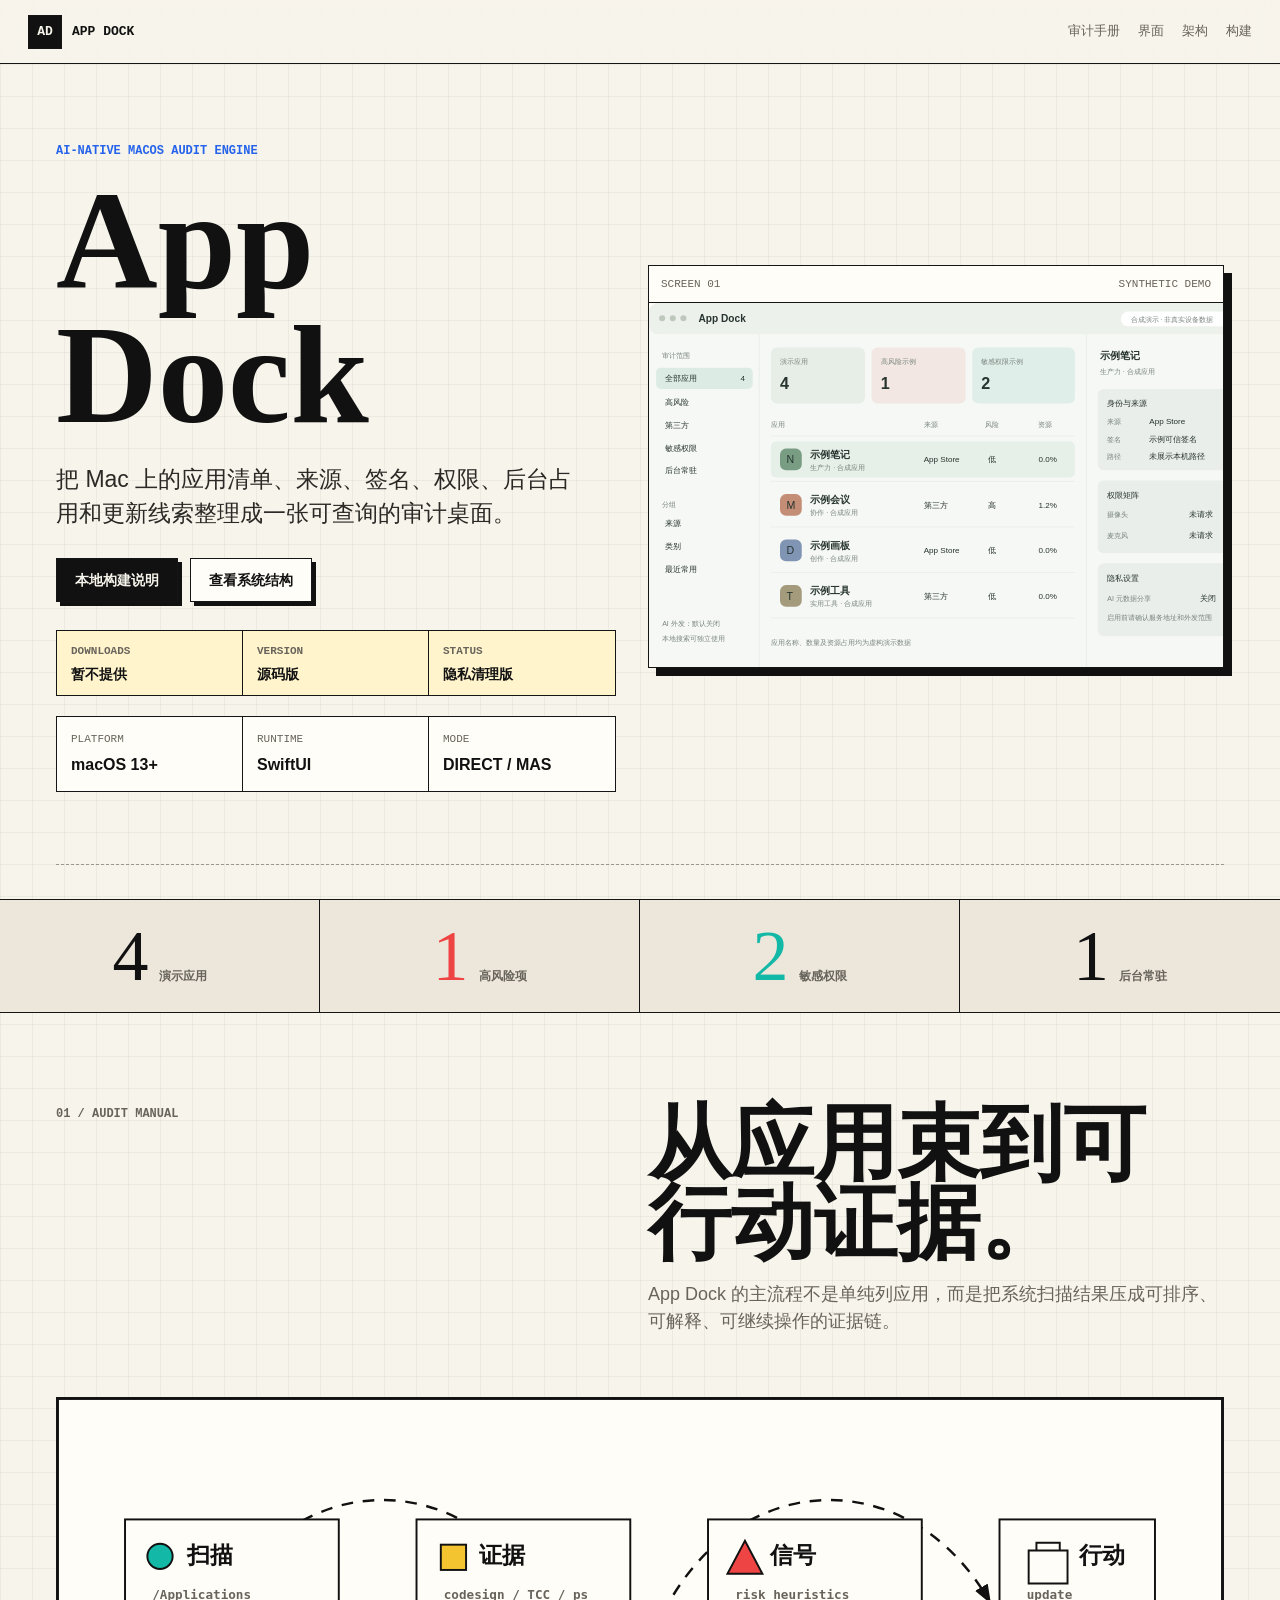
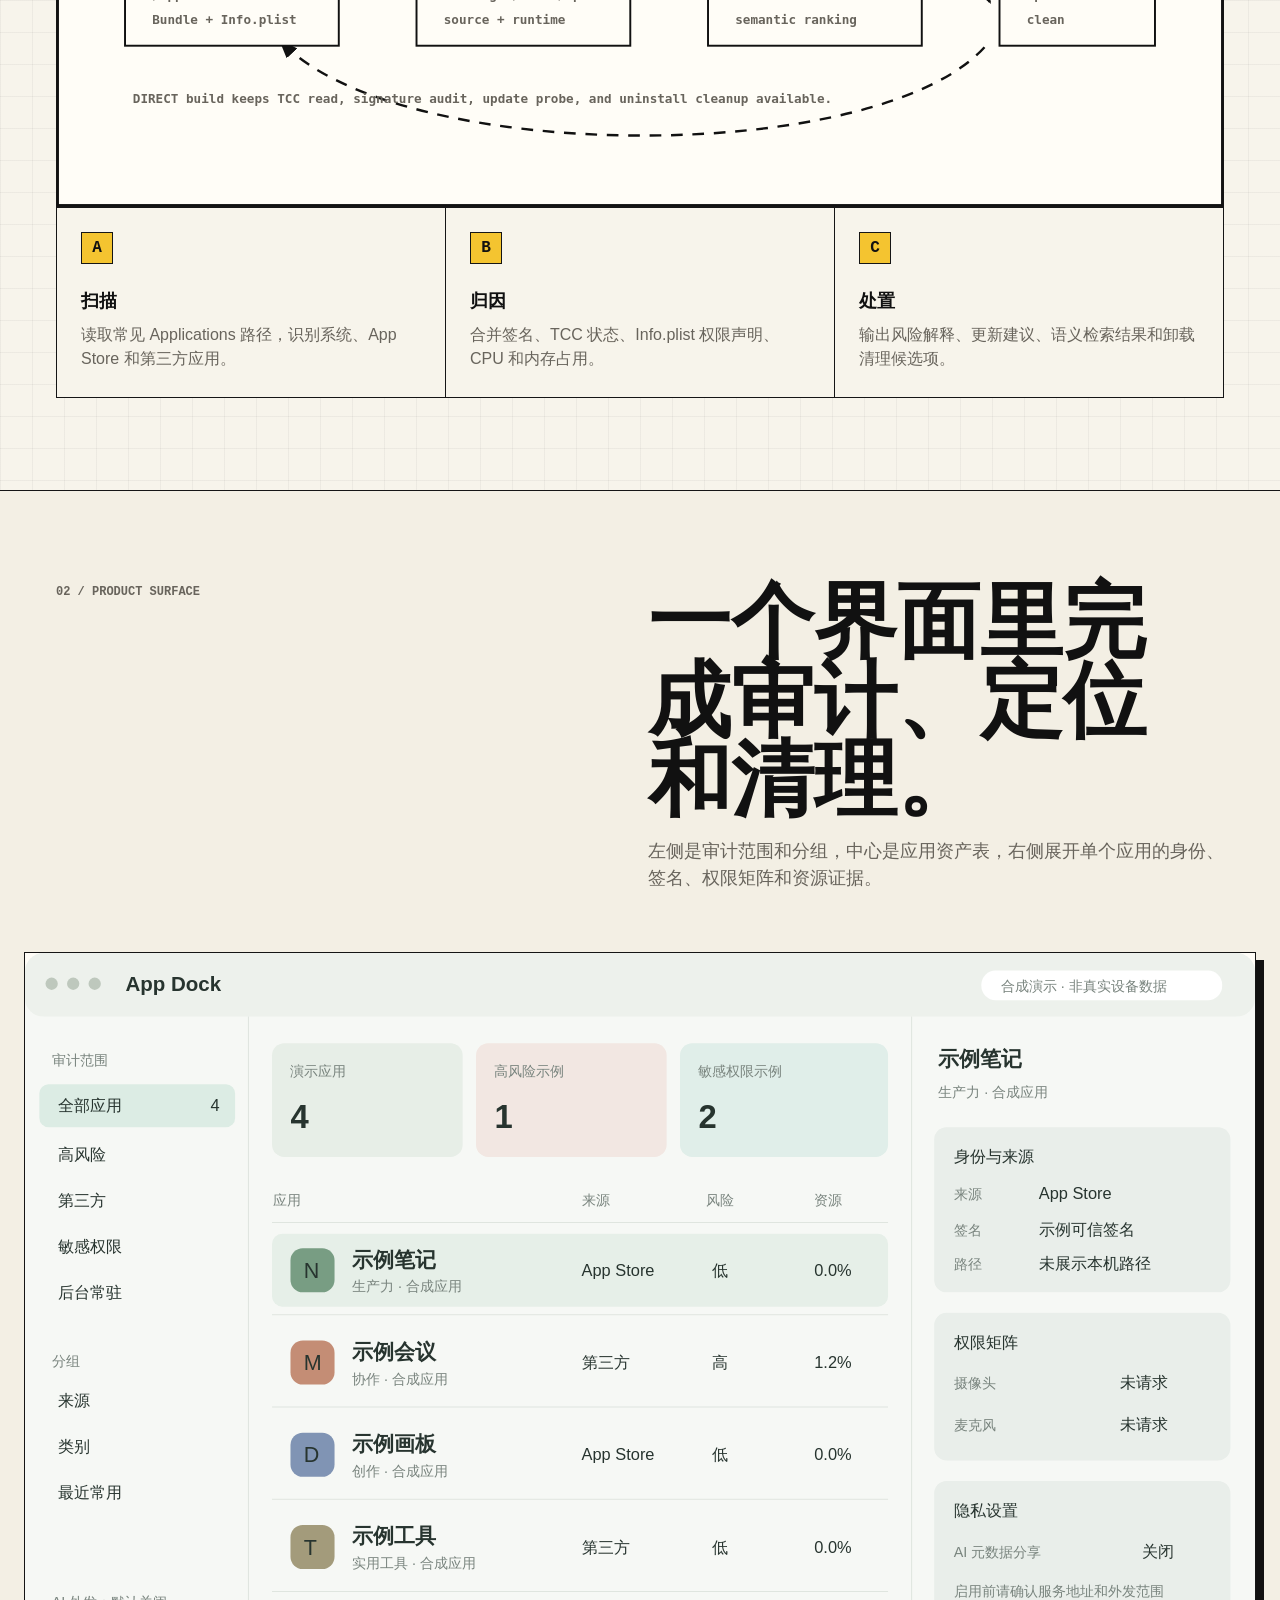
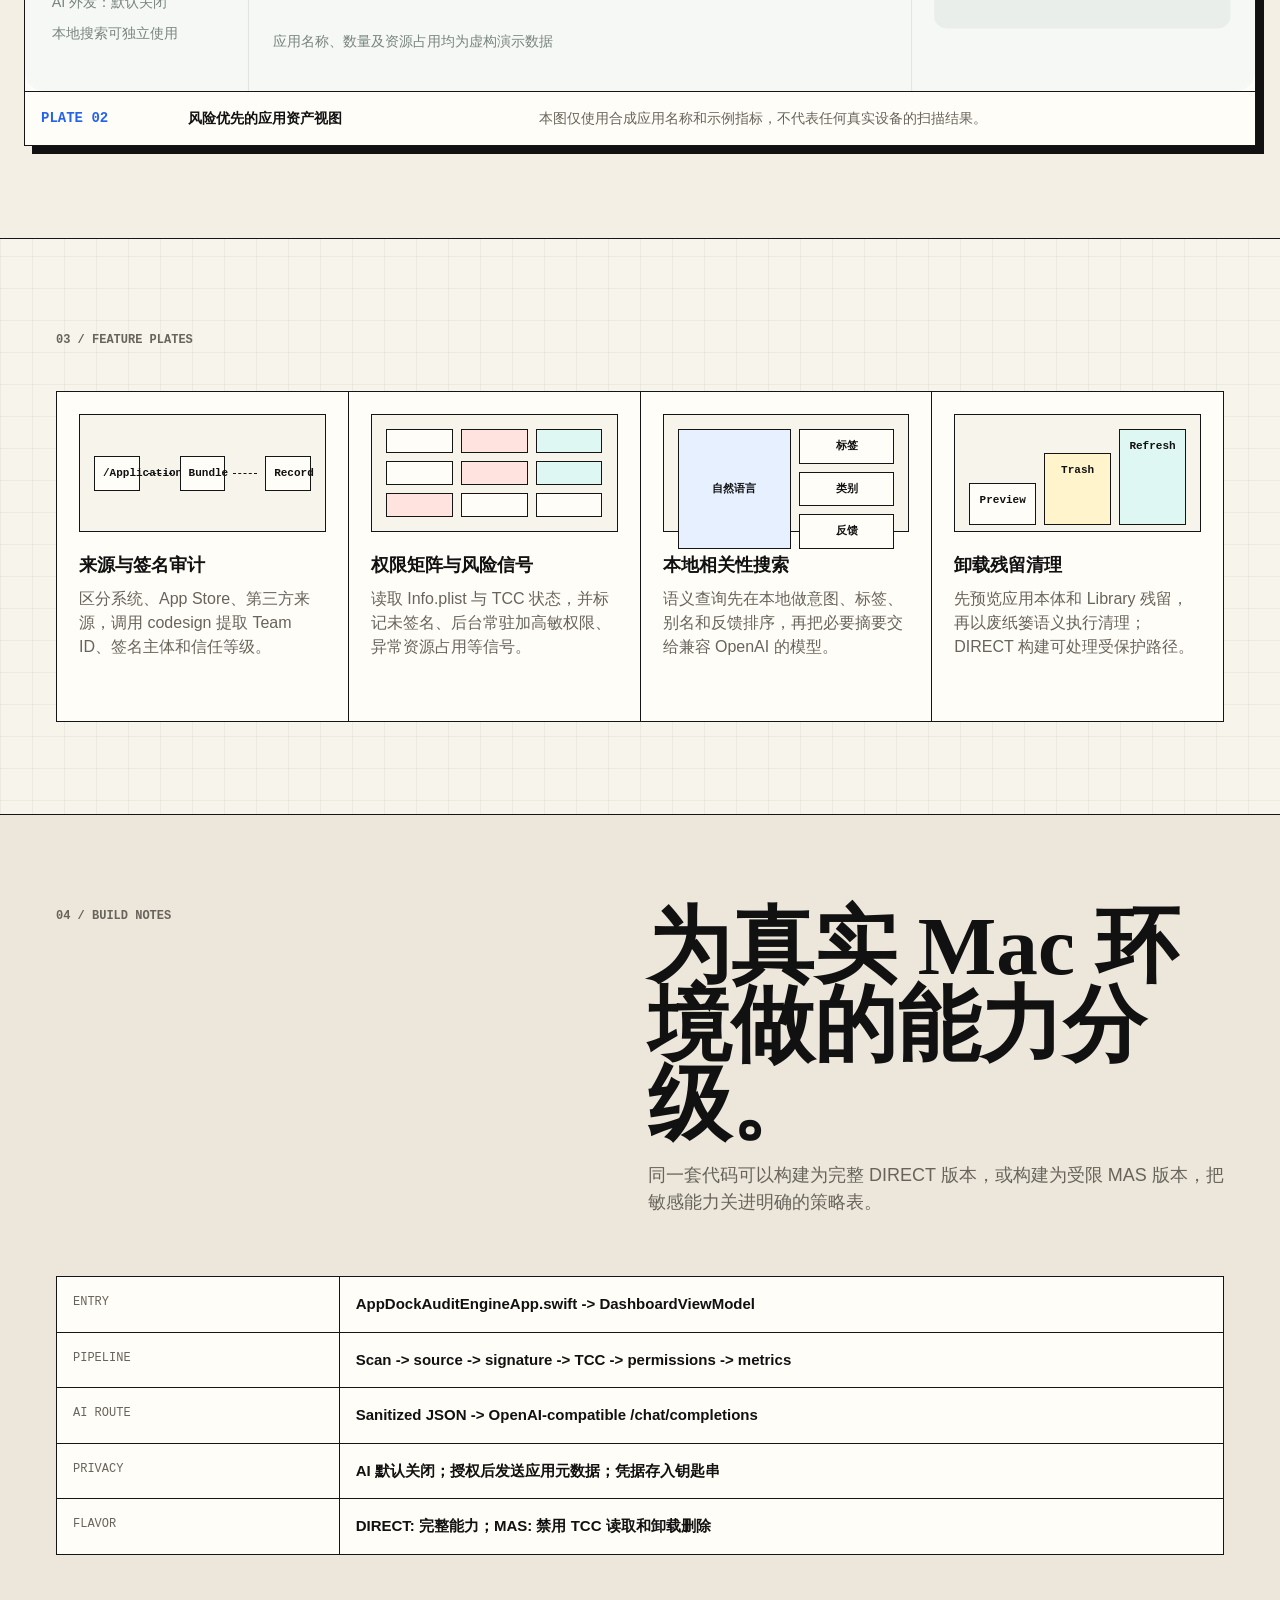
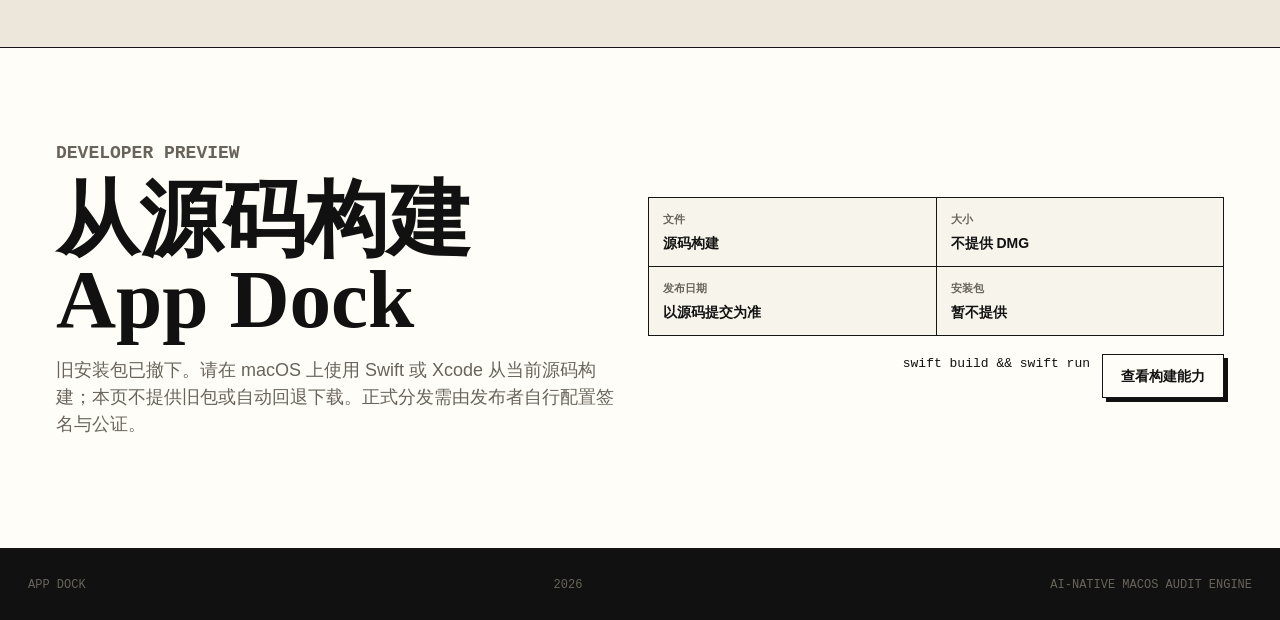
<file: site/index.html>
<!doctype html>
<html lang="zh-CN">
  <head>
    <meta charset="utf-8">
    <meta name="viewport" content="width=device-width, initial-scale=1">
    <title>App Dock - AI-Native macOS App Audit</title>
    <meta
      name="description"
      content="App Dock 是一款 macOS 应用审计工具。此页面使用合成演示数据，提供隐私清理后的源码构建说明。"
    >
    <meta name="theme-color" content="#f7f4eb">
    <link rel="icon" href="assets/favicon.svg" type="image/svg+xml">
    <link rel="stylesheet" href="styles.css">
    <script>
      document.documentElement.classList.add("js");
    </script>
  </head>
  <body>
    <header class="site-header" aria-label="主导航">
      <a class="wordmark" href="#top" aria-label="App Dock 首页">
        <span class="wordmark-mark">AD</span>
        <span>App Dock</span>
      </a>
      <nav class="nav-links" aria-label="页面导航">
        <a href="#manual">审计手册</a>
        <a href="#screens">界面</a>
        <a href="#architecture">架构</a>
        <a href="#download">构建</a>
      </nav>
    </header>

    <main id="top">
      <section class="hero section-grid">
        <div class="hero-copy reveal">
          <p class="eyebrow">AI-Native macOS Audit Engine</p>
          <h1>App Dock</h1>
          <p class="lede">
            把 Mac 上的应用清单、来源、签名、权限、后台占用和更新线索整理成一张可查询的审计桌面。
          </p>
          <div class="hero-actions">
            <a class="button primary" href="#download">本地构建说明</a>
            <a class="button secondary" href="#architecture">查看系统结构</a>
          </div>
          <div class="release-panel" aria-live="polite">
            <div>
              <span>Downloads</span>
              <strong data-release-count>暂不提供</strong>
            </div>
            <div>
              <span>Version</span>
              <strong data-release-version>源码版</strong>
            </div>
            <div>
              <span>Status</span>
              <strong data-release-status>隐私清理版</strong>
            </div>
          </div>
          <dl class="hero-facts" aria-label="项目事实">
            <div>
              <dt>Platform</dt>
              <dd>macOS 13+</dd>
            </div>
            <div>
              <dt>Runtime</dt>
              <dd>SwiftUI</dd>
            </div>
            <div>
              <dt>Mode</dt>
              <dd>DIRECT / MAS</dd>
            </div>
          </dl>
        </div>

        <div class="hero-plate reveal" aria-label="App Dock 合成演示界面">
          <div class="plate-label">
            <span>SCREEN 01</span>
            <span>Synthetic demo</span>
          </div>
          <img src="assets/app-dock-demo.svg" alt="App Dock 合成演示图，不包含真实用户的应用或目录">
        </div>
      </section>

      <section class="index-strip" aria-label="合成演示指标">
        <div>
          <span class="metric-number">4</span>
          <span class="metric-label">演示应用</span>
        </div>
        <div>
          <span class="metric-number danger">1</span>
          <span class="metric-label">高风险项</span>
        </div>
        <div>
          <span class="metric-number accent">2</span>
          <span class="metric-label">敏感权限</span>
        </div>
        <div>
          <span class="metric-number">1</span>
          <span class="metric-label">后台常驻</span>
        </div>
      </section>

      <section id="manual" class="manual-section section-grid">
        <div class="section-kicker reveal">01 / Audit Manual</div>
        <div class="section-heading reveal">
          <h2>从应用束到可行动证据。</h2>
          <p>
            App Dock 的主流程不是单纯列应用，而是把系统扫描结果压成可排序、可解释、可继续操作的证据链。
          </p>
        </div>
        <div class="diagram-panel reveal">
          <img src="assets/audit-loop.svg" alt="App Dock 审计流程图：扫描、证据、信号、行动四个阶段循环">
        </div>
        <div class="chapter-grid reveal">
          <article>
            <span class="chapter-number">A</span>
            <h3>扫描</h3>
            <p>读取常见 Applications 路径，识别系统、App Store 和第三方应用。</p>
          </article>
          <article>
            <span class="chapter-number">B</span>
            <h3>归因</h3>
            <p>合并签名、TCC 状态、Info.plist 权限声明、CPU 和内存占用。</p>
          </article>
          <article>
            <span class="chapter-number">C</span>
            <h3>处置</h3>
            <p>输出风险解释、更新建议、语义检索结果和卸载清理候选项。</p>
          </article>
        </div>
      </section>

      <section id="screens" class="screens-section">
        <div class="section-grid">
          <div class="section-kicker reveal">02 / Product Surface</div>
          <div class="section-heading reveal">
            <h2>一个界面里完成审计、定位和清理。</h2>
            <p>
              左侧是审计范围和分组，中心是应用资产表，右侧展开单个应用的身份、签名、权限矩阵和资源证据。
            </p>
          </div>
        </div>
        <figure class="screenshot-board reveal">
          <img src="assets/app-dock-demo.svg" alt="App Dock 合成演示图">
          <figcaption>
            <span>Plate 02</span>
            <strong>风险优先的应用资产视图</strong>
            <em>本图仅使用合成应用名称和示例指标，不代表任何真实设备的扫描结果。</em>
          </figcaption>
        </figure>
      </section>

      <section class="feature-section section-grid">
        <div class="section-kicker reveal">03 / Feature Plates</div>
        <div class="feature-grid">
          <article class="feature-card reveal">
            <div class="mini-diagram source-diagram" aria-hidden="true">
              <span>/Applications</span>
              <i></i>
              <span>Bundle</span>
              <i></i>
              <span>Record</span>
            </div>
            <h3>来源与签名审计</h3>
            <p>区分系统、App Store、第三方来源，调用 codesign 提取 Team ID、签名主体和信任等级。</p>
          </article>
          <article class="feature-card reveal">
            <div class="mini-diagram matrix-diagram" aria-hidden="true">
              <span></span><span></span><span></span>
              <span></span><span></span><span></span>
              <span></span><span></span><span></span>
            </div>
            <h3>权限矩阵与风险信号</h3>
            <p>读取 Info.plist 与 TCC 状态，并标记未签名、后台常驻加高敏权限、异常资源占用等信号。</p>
          </article>
          <article class="feature-card reveal">
            <div class="mini-diagram query-diagram" aria-hidden="true">
              <b>自然语言</b>
              <span>标签</span>
              <span>类别</span>
              <span>反馈</span>
            </div>
            <h3>本地相关性搜索</h3>
            <p>语义查询先在本地做意图、标签、别名和反馈排序，再把必要摘要交给兼容 OpenAI 的模型。</p>
          </article>
          <article class="feature-card reveal">
            <div class="mini-diagram cleanup-diagram" aria-hidden="true">
              <span>Preview</span>
              <span>Trash</span>
              <span>Refresh</span>
            </div>
            <h3>卸载残留清理</h3>
            <p>先预览应用本体和 Library 残留，再以废纸篓语义执行清理；DIRECT 构建可处理受保护路径。</p>
          </article>
        </div>
      </section>

      <section id="architecture" class="architecture-section">
        <div class="section-grid">
          <div class="section-kicker reveal">04 / Build Notes</div>
          <div class="section-heading reveal">
            <h2>为真实 Mac 环境做的能力分级。</h2>
            <p>
              同一套代码可以构建为完整 DIRECT 版本，或构建为受限 MAS 版本，把敏感能力关进明确的策略表。
            </p>
          </div>
          <div class="spec-table reveal" role="table" aria-label="App Dock 技术说明">
            <div role="row">
              <span role="cell">Entry</span>
              <strong role="cell">AppDockAuditEngineApp.swift -> DashboardViewModel</strong>
            </div>
            <div role="row">
              <span role="cell">Pipeline</span>
              <strong role="cell">Scan -> source -> signature -> TCC -> permissions -> metrics</strong>
            </div>
            <div role="row">
              <span role="cell">AI Route</span>
              <strong role="cell">Sanitized JSON -> OpenAI-compatible /chat/completions</strong>
            </div>
            <div role="row">
              <span role="cell">Privacy</span>
              <strong role="cell">AI 默认关闭；授权后发送应用元数据；凭据存入钥匙串</strong>
            </div>
            <div role="row">
              <span role="cell">Flavor</span>
              <strong role="cell">DIRECT: 完整能力；MAS: 禁用 TCC 读取和卸载删除</strong>
            </div>
          </div>
        </div>
      </section>

      <section id="download" class="download-section section-grid">
        <div class="download-copy reveal">
          <p class="eyebrow">Developer Preview</p>
          <h2>从源码构建 App Dock</h2>
          <p>
            旧安装包已撤下。请在 macOS 上使用 Swift 或 Xcode 从当前源码构建；本页不提供旧包或自动回退下载。正式分发需由发布者自行配置签名与公证。
          </p>
        </div>
        <div class="download-panel reveal">
          <div class="release-ledger" aria-live="polite">
            <div>
              <span>文件</span>
              <strong data-release-filename>源码构建</strong>
            </div>
            <div>
              <span>大小</span>
              <strong data-release-size>不提供 DMG</strong>
            </div>
            <div>
              <span>发布日期</span>
              <strong data-release-date>以源码提交为准</strong>
            </div>
            <div>
              <span>安装包</span>
              <strong data-release-count>暂不提供</strong>
            </div>
          </div>
          <div class="download-actions">
            <code>swift build &amp;&amp; swift run</code>
            <a class="button secondary" href="#architecture">查看构建能力</a>
          </div>
        </div>
      </section>
    </main>

    <footer class="site-footer">
      <span>App Dock</span>
      <span>2026</span>
      <span>AI-native macOS audit engine</span>
    </footer>

    <script src="script.js"></script>
  </body>
</html>
</file>
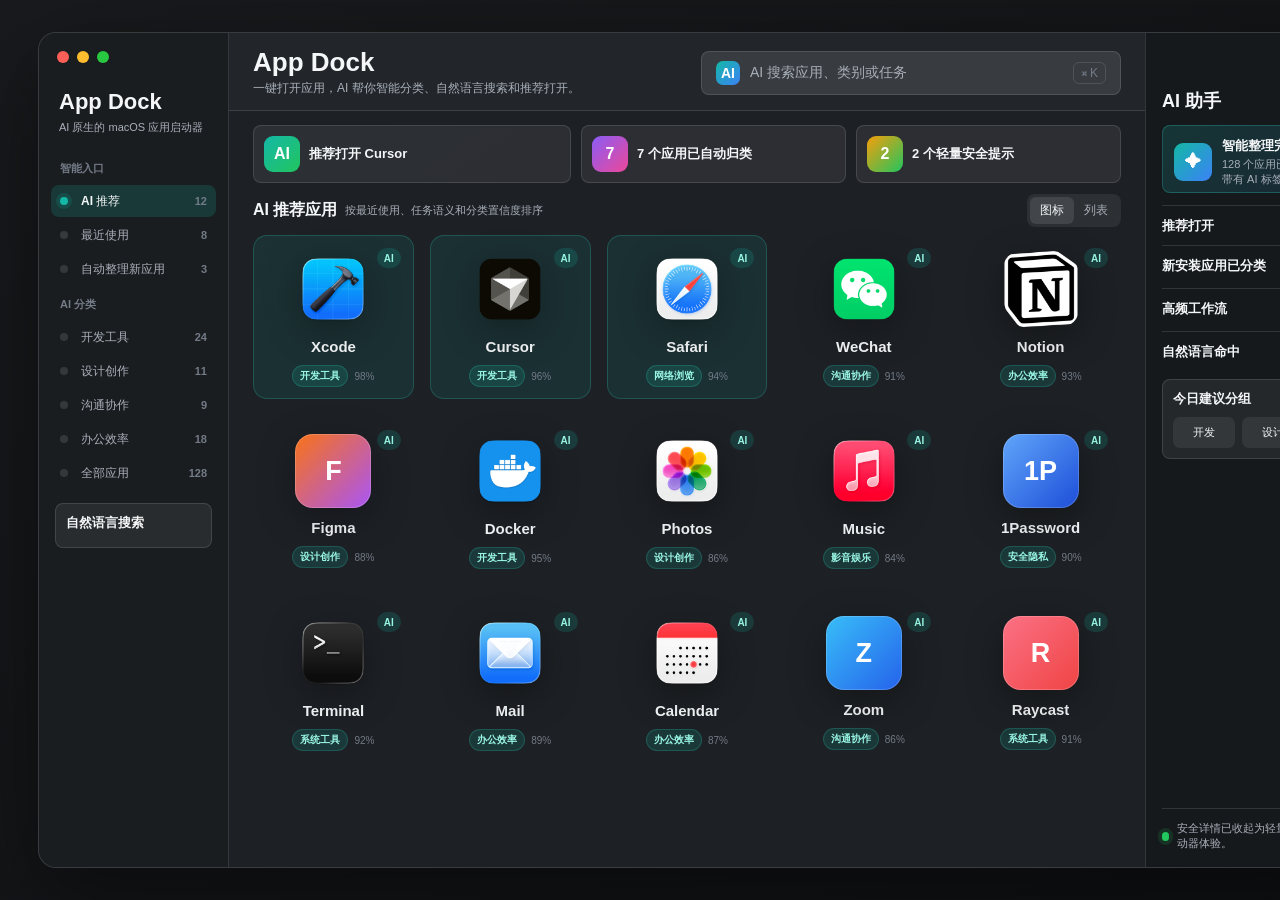
<file: app_dock/design/app-dock-v2-dark.html>
<!doctype html>
<html lang="zh-CN">
<head>
<meta charset="utf-8" />
<meta name="viewport" content="width=device-width, initial-scale=1" />
<title>App Dock V2 Dark</title>
<style>
  :root {
    color-scheme: dark;
    --canvas: #111315;
    --desktop-a: #181a1d;
    --desktop-b: #0e1012;
    --window: rgba(31, 34, 38, 0.96);
    --window-soft: rgba(255,255,255,0.055);
    --sidebar: rgba(26, 28, 32, 0.86);
    --panel: rgba(255,255,255,0.065);
    --panel-strong: rgba(255,255,255,0.10);
    --hairline: rgba(255,255,255,0.12);
    --text: #f4f6f8;
    --muted: #a9b0ba;
    --faint: #737b87;
    --blue: #3b82f6;
    --teal: #14b8a6;
    --green: #22c55e;
    --orange: #f59e0b;
    --pink: #ec4899;
    --purple: #8b5cf6;
    --shadow: 0 28px 90px rgba(0,0,0,0.46);
  }

  * { box-sizing: border-box; }
  html, body { margin: 0; width: 1440px; height: 900px; overflow: hidden; }
  body {
    font-family: -apple-system, BlinkMacSystemFont, "SF Pro Display", "SF Pro Text", "PingFang SC", "Segoe UI", sans-serif;
    color: var(--text);
    background:
      linear-gradient(145deg, var(--desktop-a), var(--desktop-b));
  }

  .frame {
    width: 1440px;
    height: 900px;
    padding: 32px 38px;
  }

  .window {
    position: relative;
    width: 1364px;
    height: 836px;
    margin: 0 auto;
    display: grid;
    grid-template-columns: 190px 1fr 256px;
    background: var(--window);
    border: 1px solid var(--hairline);
    border-radius: 18px;
    overflow: hidden;
    box-shadow: var(--shadow);
  }

  .traffic {
    position: absolute;
    top: 18px;
    left: 18px;
    display: flex;
    gap: 8px;
    z-index: 5;
  }
  .traffic span {
    width: 12px;
    height: 12px;
    border-radius: 999px;
    display: block;
  }
  .traffic span:nth-child(1) { background: #ff5f57; }
  .traffic span:nth-child(2) { background: #febc2e; }
  .traffic span:nth-child(3) { background: #28c840; }

  aside {
    padding: 56px 12px 16px;
    background: var(--sidebar);
    border-right: 1px solid var(--hairline);
  }

  .brand {
    padding: 0 8px 14px;
  }
  .brand h1 {
    margin: 0;
    font-size: 22px;
    line-height: 1.15;
    font-weight: 720;
  }
  .brand p {
    margin: 6px 0 0;
    font-size: 11px;
    color: var(--muted);
  }

  .nav-section {
    margin-top: 12px;
  }
  .section-title {
    padding: 0 9px 7px;
    font-size: 11px;
    color: var(--faint);
    font-weight: 650;
  }
  .nav-row {
    height: 32px;
    border-radius: 8px;
    display: grid;
    grid-template-columns: 13px 1fr auto;
    align-items: center;
    gap: 8px;
    padding: 0 9px;
    margin: 2px 0;
    color: var(--muted);
    font-size: 12px;
    font-weight: 560;
  }
  .nav-row.active {
    color: var(--text);
    background: rgba(20, 184, 166, 0.18);
  }
  .nav-dot {
    width: 8px;
    height: 8px;
    border-radius: 99px;
    background: var(--hairline);
  }
  .nav-row.active .nav-dot { background: var(--teal); box-shadow: 0 0 0 4px rgba(20,184,166,0.15); }
  .nav-count {
    font-size: 11px;
    color: var(--faint);
  }

  .sidebar-card {
    margin: 14px 4px 0;
    border-radius: 8px;
    border: 1px solid var(--hairline);
    padding: 10px;
    background: var(--panel);
  }
  .sidebar-card strong {
    display: block;
    font-size: 13px;
    margin-bottom: 5px;
  }
  .sidebar-card p { display: none; }

  main {
    display: flex;
    flex-direction: column;
    min-width: 0;
  }

  header {
    height: 78px;
    padding: 14px 24px 12px;
    border-bottom: 1px solid var(--hairline);
    display: grid;
    grid-template-columns: 1fr 420px;
    gap: 16px;
    align-items: center;
    background: rgba(255,255,255,0.025);
  }
  .headline h2 {
    margin: 0;
    font-size: 26px;
    line-height: 1.1;
    font-weight: 760;
  }
  .headline p {
    margin: 4px 0 0;
    color: var(--muted);
    font-size: 12px;
  }
  .search {
    height: 44px;
    border-radius: 8px;
    border: 1px solid var(--hairline);
    background: var(--panel-strong);
    display: flex;
    align-items: center;
    gap: 10px;
    padding: 0 14px;
    color: var(--muted);
    font-size: 14px;
    box-shadow: none;
  }
  .search .spark {
    width: 24px;
    height: 24px;
    border-radius: 7px;
    display: grid;
    place-items: center;
    color: white;
    font-weight: 780;
    background: linear-gradient(135deg, var(--teal), var(--blue));
  }
  .search .key {
    margin-left: auto;
    color: var(--faint);
    font-size: 12px;
    border: 1px solid var(--hairline);
    border-radius: 6px;
    padding: 3px 7px;
  }

  .content {
    padding: 14px 24px 22px;
    min-height: 0;
    overflow: hidden;
  }
  .recommend-strip {
    display: grid;
    grid-template-columns: 1.2fr 1fr 1fr;
    gap: 10px;
    margin-bottom: 12px;
  }
  .recommend {
    height: 58px;
    border-radius: 8px;
    border: 1px solid var(--hairline);
    background: var(--panel);
    padding: 9px 10px;
    display: flex;
    align-items: center;
    gap: 9px;
  }
  .recommend strong {
    display: block;
    font-size: 13px;
    margin-bottom: 0;
  }
  .recommend p {
    display: none;
  }
  .mini-icon {
    width: 36px;
    height: 36px;
    border-radius: 9px;
    display: grid;
    place-items: center;
    color: white;
    font-weight: 800;
    background: linear-gradient(135deg, var(--teal), var(--green));
    flex: 0 0 auto;
  }

  .grid-head {
    height: 30px;
    display: flex;
    align-items: center;
    margin-bottom: 10px;
  }
  .grid-head h3 {
    margin: 0;
    font-size: 16px;
    font-weight: 720;
  }
  .grid-head span {
    margin-left: 8px;
    font-size: 11px;
    color: var(--muted);
  }
  .segmented {
    margin-left: auto;
    display: flex;
    padding: 3px;
    border-radius: 8px;
    background: rgba(255,255,255,0.07);
  }
  .segmented span {
    margin: 0;
    border-radius: 6px;
    padding: 5px 10px;
    font-size: 12px;
    color: var(--muted);
  }
  .segmented span:first-child {
    background: var(--panel-strong);
    color: var(--text);
  }

  .app-grid {
    display: grid;
    grid-template-columns: repeat(5, 1fr);
    gap: 18px 16px;
  }
  .app-tile {
    position: relative;
    height: 164px;
    border: 1px solid transparent;
    border-radius: 14px;
    background: transparent;
    display: flex;
    flex-direction: column;
    align-items: center;
    justify-content: center;
    padding: 16px 8px 12px;
    font: inherit;
    color: var(--text);
    box-shadow: none;
  }
  .app-tile.recommended {
    background: rgba(20,184,166,0.105);
    border-color: rgba(45,212,191,0.22);
  }
  .ai-corner {
    position: absolute;
    top: 12px;
    right: 12px;
    height: 20px;
    min-width: 24px;
    display: grid;
    place-items: center;
    border-radius: 999px;
    color: #99f6e4;
    background: rgba(20,184,166,0.18);
    font-size: 10px;
    font-weight: 760;
  }
  .app-icon,
  .fallback-icon {
    width: 76px;
    height: 76px;
    border-radius: 18px;
    object-fit: contain;
    margin-bottom: 10px;
    filter: drop-shadow(0 10px 18px rgba(0, 0, 0, 0.30));
  }
  .fallback-icon {
    display: grid;
    place-items: center;
    color: var(--ink);
    background: linear-gradient(135deg, var(--start), var(--end));
    font-weight: 820;
    font-size: 27px;
    box-shadow: inset 0 0 0 1px rgba(255,255,255,0.18);
  }
  .app-name {
    font-size: 15px;
    font-weight: 680;
    line-height: 20px;
  }
  .tag-row {
    margin-top: 8px;
    display: flex;
    align-items: center;
    gap: 6px;
  }
  .ai-pill {
    font-size: 10px;
    font-weight: 680;
    color: #99f6e4;
    background: rgba(20,184,166,0.16);
    border: 1px solid rgba(45,212,191,0.20);
    border-radius: 999px;
    padding: 3px 7px;
  }
  .confidence {
    color: var(--faint);
    font-size: 10px;
  }

  .assistant {
    padding: 56px 16px 16px;
    background: rgba(22,24,28,0.92);
    border-left: 1px solid var(--hairline);
    display: flex;
    flex-direction: column;
  }
  .assistant h3 {
    margin: 0;
    font-size: 18px;
    font-weight: 740;
  }
  .assistant .sub { display: none; }
  .ai-status {
    height: 68px;
    border-radius: 8px;
    padding: 11px;
    background: linear-gradient(135deg, rgba(20,184,166,0.18), rgba(59,130,246,0.12));
    border: 1px solid rgba(45,212,191,0.28);
    display: grid;
    grid-template-columns: 38px 1fr;
    align-items: center;
    gap: 10px;
    margin: 12px 0 12px;
  }
  .ai-mark {
    width: 38px;
    height: 38px;
    border-radius: 9px;
    display: grid;
    place-items: center;
    color: white;
    font-weight: 850;
    background: linear-gradient(135deg, var(--teal), var(--blue));
  }
  .ai-status strong {
    display: block;
    font-size: 13px;
    margin-bottom: 2px;
  }
  .ai-status p {
    margin: 0;
    font-size: 11px;
    color: var(--muted);
    line-height: 1.35;
  }

  .insights {
    display: flex;
    flex-direction: column;
    gap: 6px;
  }
  .insight {
    border-top: 1px solid var(--hairline);
    padding: 10px 0 1px;
    display: grid;
    grid-template-columns: 1fr auto;
    gap: 12px;
    align-items: start;
  }
  .insight strong {
    font-size: 13px;
  }
  .insight > span {
    font-size: 12px;
    font-weight: 760;
    border-radius: 999px;
    padding: 4px 8px;
  }
  .insight.teal > span { color: #0f766e; background: rgba(20,184,166,0.14); }
  .insight.blue > span { color: #2563eb; background: rgba(59,130,246,0.14); }
  .insight.orange > span { color: #b45309; background: rgba(245,158,11,0.15); }
  .insight.pink > span { color: #be185d; background: rgba(236,72,153,0.14); }

  .workflow {
    margin-top: 14px;
    border-radius: 8px;
    border: 1px solid var(--hairline);
    background: var(--panel);
    padding: 10px;
  }
  .workflow strong {
    display: block;
    font-size: 13px;
    margin-bottom: 9px;
  }
  .flow-line {
    display: grid;
    grid-template-columns: repeat(3, 1fr);
    gap: 7px;
  }
  .flow-line span {
    min-width: 0;
    text-align: center;
    border-radius: 7px;
    padding: 8px 4px;
    font-size: 11px;
    color: var(--text);
    background: rgba(255,255,255,0.07);
  }
  .safe-note {
    margin-top: auto;
    border-top: 1px solid var(--hairline);
    padding-top: 12px;
    display: flex;
    align-items: center;
    gap: 8px;
    color: var(--muted);
    font-size: 11px;
  }
  .safe-dot {
    width: 9px;
    height: 9px;
    border-radius: 99px;
    background: var(--green);
    box-shadow: 0 0 0 4px rgba(34,197,94,0.14);
  }
</style>
</head>
<body>
  <div class="frame">
    <section class="window">
      <div class="traffic"><span></span><span></span><span></span></div>

      <aside>
        <div class="brand">
          <h1>App Dock</h1>
          <p>AI 原生的 macOS 应用启动器</p>
        </div>

        <div class="nav-section">
          <div class="section-title">智能入口</div>

    <div class="nav-row active">
      <span class="nav-dot"></span>
      <span>AI 推荐</span>
      <span class="nav-count">12</span>
    </div>


    <div class="nav-row ">
      <span class="nav-dot"></span>
      <span>最近使用</span>
      <span class="nav-count">8</span>
    </div>


    <div class="nav-row ">
      <span class="nav-dot"></span>
      <span>自动整理新应用</span>
      <span class="nav-count">3</span>
    </div>

        </div>

        <div class="nav-section">
          <div class="section-title">AI 分类</div>

    <div class="nav-row ">
      <span class="nav-dot"></span>
      <span>开发工具</span>
      <span class="nav-count">24</span>
    </div>


    <div class="nav-row ">
      <span class="nav-dot"></span>
      <span>设计创作</span>
      <span class="nav-count">11</span>
    </div>


    <div class="nav-row ">
      <span class="nav-dot"></span>
      <span>沟通协作</span>
      <span class="nav-count">9</span>
    </div>


    <div class="nav-row ">
      <span class="nav-dot"></span>
      <span>办公效率</span>
      <span class="nav-count">18</span>
    </div>


    <div class="nav-row ">
      <span class="nav-dot"></span>
      <span>全部应用</span>
      <span class="nav-count">128</span>
    </div>

        </div>

        <div class="sidebar-card">
          <strong>自然语言搜索</strong>
          <p>试试 “打开写代码的工具” 或 “最近用过的设计软件”。</p>
        </div>
      </aside>

      <main>
        <header>
          <div class="headline">
            <h2>App Dock</h2>
            <p>一键打开应用，AI 帮你智能分类、自然语言搜索和推荐打开。</p>
          </div>
          <div class="search">
            <span class="spark">AI</span>
            <span>AI 搜索应用、类别或任务</span>
            <span class="key">⌘ K</span>
          </div>
        </header>

        <div class="content">
          <div class="recommend-strip">
            <div class="recommend">
              <div class="mini-icon">AI</div>
              <div>
                <strong>推荐打开 Cursor</strong>
                <p>你通常在上午先打开开发工具，接着使用 Safari 查资料。</p>
              </div>
            </div>
            <div class="recommend">
              <div class="mini-icon" style="background:linear-gradient(135deg,var(--purple),var(--pink))">7</div>
              <div>
                <strong>7 个应用已自动归类</strong>
                <p>新安装应用已加入开发工具和设计创作分组。</p>
              </div>
            </div>
            <div class="recommend">
              <div class="mini-icon" style="background:linear-gradient(135deg,var(--orange),var(--green))">2</div>
              <div>
                <strong>2 个轻量安全提示</strong>
                <p>仅在详情中展示，不影响启动器主流程。</p>
              </div>
            </div>
          </div>

          <div class="grid-head">
            <h3>AI 推荐应用</h3>
            <span>按最近使用、任务语义和分类置信度排序</span>
            <div class="segmented"><span>图标</span><span>列表</span></div>
          </div>
          <div class="app-grid">

    <button class="app-tile recommended">
      <span class="ai-corner">AI</span>
      <img class="app-icon" src="assets/icons/xcode.png" alt="Xcode icon" />
      <span class="app-name">Xcode</span>
      <span class="tag-row">
        <span class="ai-pill">开发工具</span>
        <span class="confidence">98%</span>
      </span>
    </button>

    <button class="app-tile recommended">
      <span class="ai-corner">AI</span>
      <img class="app-icon" src="assets/icons/cursor.png" alt="Cursor icon" />
      <span class="app-name">Cursor</span>
      <span class="tag-row">
        <span class="ai-pill">开发工具</span>
        <span class="confidence">96%</span>
      </span>
    </button>

    <button class="app-tile recommended">
      <span class="ai-corner">AI</span>
      <img class="app-icon" src="assets/icons/safari.png" alt="Safari icon" />
      <span class="app-name">Safari</span>
      <span class="tag-row">
        <span class="ai-pill">网络浏览</span>
        <span class="confidence">94%</span>
      </span>
    </button>

    <button class="app-tile ">
      <span class="ai-corner">AI</span>
      <img class="app-icon" src="assets/icons/wechat.png" alt="WeChat icon" />
      <span class="app-name">WeChat</span>
      <span class="tag-row">
        <span class="ai-pill">沟通协作</span>
        <span class="confidence">91%</span>
      </span>
    </button>

    <button class="app-tile ">
      <span class="ai-corner">AI</span>
      <img class="app-icon" src="assets/icons/notion.png" alt="Notion icon" />
      <span class="app-name">Notion</span>
      <span class="tag-row">
        <span class="ai-pill">办公效率</span>
        <span class="confidence">93%</span>
      </span>
    </button>

    <button class="app-tile ">
      <span class="ai-corner">AI</span>

    <div class="fallback-icon" style="--start:#f97316;--end:#a855f7;--ink:#ffffff">
      F
    </div>

      <span class="app-name">Figma</span>
      <span class="tag-row">
        <span class="ai-pill">设计创作</span>
        <span class="confidence">88%</span>
      </span>
    </button>

    <button class="app-tile ">
      <span class="ai-corner">AI</span>
      <img class="app-icon" src="assets/icons/docker.png" alt="Docker icon" />
      <span class="app-name">Docker</span>
      <span class="tag-row">
        <span class="ai-pill">开发工具</span>
        <span class="confidence">95%</span>
      </span>
    </button>

    <button class="app-tile ">
      <span class="ai-corner">AI</span>
      <img class="app-icon" src="assets/icons/photos.png" alt="Photos icon" />
      <span class="app-name">Photos</span>
      <span class="tag-row">
        <span class="ai-pill">设计创作</span>
        <span class="confidence">86%</span>
      </span>
    </button>

    <button class="app-tile ">
      <span class="ai-corner">AI</span>
      <img class="app-icon" src="assets/icons/music.png" alt="Music icon" />
      <span class="app-name">Music</span>
      <span class="tag-row">
        <span class="ai-pill">影音娱乐</span>
        <span class="confidence">84%</span>
      </span>
    </button>

    <button class="app-tile ">
      <span class="ai-corner">AI</span>

    <div class="fallback-icon" style="--start:#60a5fa;--end:#1d4ed8;--ink:#ffffff">
      1P
    </div>

      <span class="app-name">1Password</span>
      <span class="tag-row">
        <span class="ai-pill">安全隐私</span>
        <span class="confidence">90%</span>
      </span>
    </button>

    <button class="app-tile ">
      <span class="ai-corner">AI</span>
      <img class="app-icon" src="assets/icons/terminal.png" alt="Terminal icon" />
      <span class="app-name">Terminal</span>
      <span class="tag-row">
        <span class="ai-pill">系统工具</span>
        <span class="confidence">92%</span>
      </span>
    </button>

    <button class="app-tile ">
      <span class="ai-corner">AI</span>
      <img class="app-icon" src="assets/icons/mail.png" alt="Mail icon" />
      <span class="app-name">Mail</span>
      <span class="tag-row">
        <span class="ai-pill">办公效率</span>
        <span class="confidence">89%</span>
      </span>
    </button>

    <button class="app-tile ">
      <span class="ai-corner">AI</span>
      <img class="app-icon" src="assets/icons/calendar.png" alt="Calendar icon" />
      <span class="app-name">Calendar</span>
      <span class="tag-row">
        <span class="ai-pill">办公效率</span>
        <span class="confidence">87%</span>
      </span>
    </button>

    <button class="app-tile ">
      <span class="ai-corner">AI</span>

    <div class="fallback-icon" style="--start:#38bdf8;--end:#2563eb;--ink:#ffffff">
      Z
    </div>

      <span class="app-name">Zoom</span>
      <span class="tag-row">
        <span class="ai-pill">沟通协作</span>
        <span class="confidence">86%</span>
      </span>
    </button>

    <button class="app-tile ">
      <span class="ai-corner">AI</span>

    <div class="fallback-icon" style="--start:#fb7185;--end:#ef4444;--ink:#ffffff">
      R
    </div>

      <span class="app-name">Raycast</span>
      <span class="tag-row">
        <span class="ai-pill">系统工具</span>
        <span class="confidence">91%</span>
      </span>
    </button>

          </div>
        </div>
      </main>

      <section class="assistant">
        <h3>AI 助手</h3>
        <p class="sub">持续学习你的应用打开习惯，自动把本机应用整理成可搜索、可启动的智能 Dock。</p>
        <div class="ai-status">
          <div class="ai-mark">✦</div>
          <div>
            <strong>智能整理完成</strong>
            <p>128 个应用已分类，42 个应用带有 AI 标签。</p>
          </div>
        </div>

        <div class="insights">

    <div class="insight teal">
      <div>
        <strong>推荐打开</strong>
      </div>
      <span>96%</span>
    </div>


    <div class="insight blue">
      <div>
        <strong>新安装应用已分类</strong>
      </div>
      <span>3 新</span>
    </div>


    <div class="insight orange">
      <div>
        <strong>高频工作流</strong>
      </div>
      <span>上午</span>
    </div>


    <div class="insight pink">
      <div>
        <strong>自然语言命中</strong>
      </div>
      <span>AI</span>
    </div>

        </div>

        <div class="workflow">
          <strong>今日建议分组</strong>
          <div class="flow-line">
            <span>开发</span>
            <span>设计</span>
            <span>沟通</span>
          </div>
        </div>

        <div class="safe-note">
          <span class="safe-dot"></span>
          <span>安全详情已收起为轻量提示，首页保持启动器体验。</span>
        </div>
      </section>
    </section>
  </div>
</body>
</html>
</file>
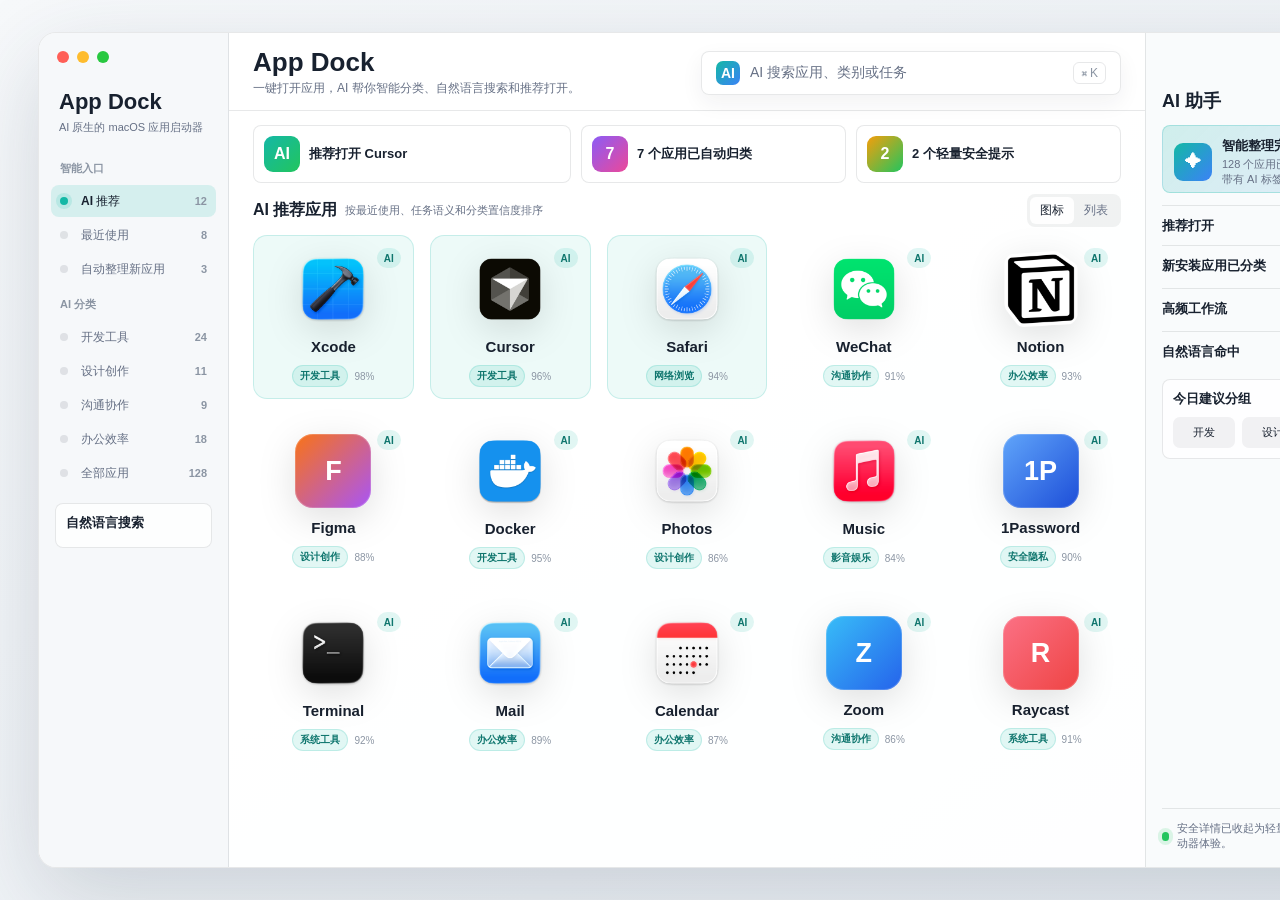
<file: app_dock/design/app-dock-v2-light.html>
<!doctype html>
<html lang="zh-CN">
<head>
<meta charset="utf-8" />
<meta name="viewport" content="width=device-width, initial-scale=1" />
<title>App Dock V2 Light</title>
<style>
  :root {
    color-scheme: light;
    --canvas: #edf1f5;
    --desktop-a: #f7f9fb;
    --desktop-b: #e8edf2;
    --window: rgba(255, 255, 255, 0.94);
    --window-soft: rgba(255,255,255,0.70);
    --sidebar: rgba(245, 247, 250, 0.88);
    --panel: rgba(255,255,255,0.76);
    --panel-strong: rgba(255,255,255,0.92);
    --hairline: rgba(24, 33, 45, 0.10);
    --text: #18212f;
    --muted: #667085;
    --faint: #8b95a3;
    --blue: #3b82f6;
    --teal: #14b8a6;
    --green: #22c55e;
    --orange: #f59e0b;
    --pink: #ec4899;
    --purple: #8b5cf6;
    --shadow: 0 28px 90px rgba(41, 55, 80, 0.18);
  }

  * { box-sizing: border-box; }
  html, body { margin: 0; width: 1440px; height: 900px; overflow: hidden; }
  body {
    font-family: -apple-system, BlinkMacSystemFont, "SF Pro Display", "SF Pro Text", "PingFang SC", "Segoe UI", sans-serif;
    color: var(--text);
    background:
      linear-gradient(145deg, var(--desktop-a), var(--desktop-b));
  }

  .frame {
    width: 1440px;
    height: 900px;
    padding: 32px 38px;
  }

  .window {
    position: relative;
    width: 1364px;
    height: 836px;
    margin: 0 auto;
    display: grid;
    grid-template-columns: 190px 1fr 256px;
    background: var(--window);
    border: 1px solid var(--hairline);
    border-radius: 18px;
    overflow: hidden;
    box-shadow: var(--shadow);
  }

  .traffic {
    position: absolute;
    top: 18px;
    left: 18px;
    display: flex;
    gap: 8px;
    z-index: 5;
  }
  .traffic span {
    width: 12px;
    height: 12px;
    border-radius: 999px;
    display: block;
  }
  .traffic span:nth-child(1) { background: #ff5f57; }
  .traffic span:nth-child(2) { background: #febc2e; }
  .traffic span:nth-child(3) { background: #28c840; }

  aside {
    padding: 56px 12px 16px;
    background: var(--sidebar);
    border-right: 1px solid var(--hairline);
  }

  .brand {
    padding: 0 8px 14px;
  }
  .brand h1 {
    margin: 0;
    font-size: 22px;
    line-height: 1.15;
    font-weight: 720;
  }
  .brand p {
    margin: 6px 0 0;
    font-size: 11px;
    color: var(--muted);
  }

  .nav-section {
    margin-top: 12px;
  }
  .section-title {
    padding: 0 9px 7px;
    font-size: 11px;
    color: var(--faint);
    font-weight: 650;
  }
  .nav-row {
    height: 32px;
    border-radius: 8px;
    display: grid;
    grid-template-columns: 13px 1fr auto;
    align-items: center;
    gap: 8px;
    padding: 0 9px;
    margin: 2px 0;
    color: var(--muted);
    font-size: 12px;
    font-weight: 560;
  }
  .nav-row.active {
    color: var(--text);
    background: rgba(20, 184, 166, 0.14);
  }
  .nav-dot {
    width: 8px;
    height: 8px;
    border-radius: 99px;
    background: var(--hairline);
  }
  .nav-row.active .nav-dot { background: var(--teal); box-shadow: 0 0 0 4px rgba(20,184,166,0.15); }
  .nav-count {
    font-size: 11px;
    color: var(--faint);
  }

  .sidebar-card {
    margin: 14px 4px 0;
    border-radius: 8px;
    border: 1px solid var(--hairline);
    padding: 10px;
    background: var(--panel);
  }
  .sidebar-card strong {
    display: block;
    font-size: 13px;
    margin-bottom: 5px;
  }
  .sidebar-card p { display: none; }

  main {
    display: flex;
    flex-direction: column;
    min-width: 0;
  }

  header {
    height: 78px;
    padding: 14px 24px 12px;
    border-bottom: 1px solid var(--hairline);
    display: grid;
    grid-template-columns: 1fr 420px;
    gap: 16px;
    align-items: center;
    background: rgba(255,255,255,0.48);
  }
  .headline h2 {
    margin: 0;
    font-size: 26px;
    line-height: 1.1;
    font-weight: 760;
  }
  .headline p {
    margin: 4px 0 0;
    color: var(--muted);
    font-size: 12px;
  }
  .search {
    height: 44px;
    border-radius: 8px;
    border: 1px solid var(--hairline);
    background: var(--panel-strong);
    display: flex;
    align-items: center;
    gap: 10px;
    padding: 0 14px;
    color: var(--muted);
    font-size: 14px;
    box-shadow: 0 8px 22px rgba(31, 41, 55, 0.06);
  }
  .search .spark {
    width: 24px;
    height: 24px;
    border-radius: 7px;
    display: grid;
    place-items: center;
    color: white;
    font-weight: 780;
    background: linear-gradient(135deg, var(--teal), var(--blue));
  }
  .search .key {
    margin-left: auto;
    color: var(--faint);
    font-size: 12px;
    border: 1px solid var(--hairline);
    border-radius: 6px;
    padding: 3px 7px;
  }

  .content {
    padding: 14px 24px 22px;
    min-height: 0;
    overflow: hidden;
  }
  .recommend-strip {
    display: grid;
    grid-template-columns: 1.2fr 1fr 1fr;
    gap: 10px;
    margin-bottom: 12px;
  }
  .recommend {
    height: 58px;
    border-radius: 8px;
    border: 1px solid var(--hairline);
    background: var(--panel);
    padding: 9px 10px;
    display: flex;
    align-items: center;
    gap: 9px;
  }
  .recommend strong {
    display: block;
    font-size: 13px;
    margin-bottom: 0;
  }
  .recommend p {
    display: none;
  }
  .mini-icon {
    width: 36px;
    height: 36px;
    border-radius: 9px;
    display: grid;
    place-items: center;
    color: white;
    font-weight: 800;
    background: linear-gradient(135deg, var(--teal), var(--green));
    flex: 0 0 auto;
  }

  .grid-head {
    height: 30px;
    display: flex;
    align-items: center;
    margin-bottom: 10px;
  }
  .grid-head h3 {
    margin: 0;
    font-size: 16px;
    font-weight: 720;
  }
  .grid-head span {
    margin-left: 8px;
    font-size: 11px;
    color: var(--muted);
  }
  .segmented {
    margin-left: auto;
    display: flex;
    padding: 3px;
    border-radius: 8px;
    background: rgba(24,33,45,0.06);
  }
  .segmented span {
    margin: 0;
    border-radius: 6px;
    padding: 5px 10px;
    font-size: 12px;
    color: var(--muted);
  }
  .segmented span:first-child {
    background: var(--panel-strong);
    color: var(--text);
  }

  .app-grid {
    display: grid;
    grid-template-columns: repeat(5, 1fr);
    gap: 18px 16px;
  }
  .app-tile {
    position: relative;
    height: 164px;
    border: 1px solid transparent;
    border-radius: 14px;
    background: transparent;
    display: flex;
    flex-direction: column;
    align-items: center;
    justify-content: center;
    padding: 16px 8px 12px;
    font: inherit;
    color: var(--text);
    box-shadow: none;
  }
  .app-tile.recommended {
    background: rgba(20,184,166,0.075);
    border-color: rgba(20,184,166,0.18);
  }
  .ai-corner {
    position: absolute;
    top: 12px;
    right: 12px;
    height: 20px;
    min-width: 24px;
    display: grid;
    place-items: center;
    border-radius: 999px;
    color: #0f766e;
    background: rgba(20,184,166,0.13);
    font-size: 10px;
    font-weight: 760;
  }
  .app-icon,
  .fallback-icon {
    width: 76px;
    height: 76px;
    border-radius: 18px;
    object-fit: contain;
    margin-bottom: 10px;
    filter: drop-shadow(0 10px 18px rgba(0, 0, 0, 0.12));
  }
  .fallback-icon {
    display: grid;
    place-items: center;
    color: var(--ink);
    background: linear-gradient(135deg, var(--start), var(--end));
    font-weight: 820;
    font-size: 27px;
    box-shadow: inset 0 0 0 1px rgba(255,255,255,0.18);
  }
  .app-name {
    font-size: 15px;
    font-weight: 680;
    line-height: 20px;
  }
  .tag-row {
    margin-top: 8px;
    display: flex;
    align-items: center;
    gap: 6px;
  }
  .ai-pill {
    font-size: 10px;
    font-weight: 680;
    color: #0f766e;
    background: rgba(20,184,166,0.12);
    border: 1px solid rgba(20,184,166,0.18);
    border-radius: 999px;
    padding: 3px 7px;
  }
  .confidence {
    color: var(--faint);
    font-size: 10px;
  }

  .assistant {
    padding: 56px 16px 16px;
    background: rgba(248,250,252,0.82);
    border-left: 1px solid var(--hairline);
    display: flex;
    flex-direction: column;
  }
  .assistant h3 {
    margin: 0;
    font-size: 18px;
    font-weight: 740;
  }
  .assistant .sub { display: none; }
  .ai-status {
    height: 68px;
    border-radius: 8px;
    padding: 11px;
    background: linear-gradient(135deg, rgba(20,184,166,0.18), rgba(59,130,246,0.12));
    border: 1px solid rgba(20,184,166,0.25);
    display: grid;
    grid-template-columns: 38px 1fr;
    align-items: center;
    gap: 10px;
    margin: 12px 0 12px;
  }
  .ai-mark {
    width: 38px;
    height: 38px;
    border-radius: 9px;
    display: grid;
    place-items: center;
    color: white;
    font-weight: 850;
    background: linear-gradient(135deg, var(--teal), var(--blue));
  }
  .ai-status strong {
    display: block;
    font-size: 13px;
    margin-bottom: 2px;
  }
  .ai-status p {
    margin: 0;
    font-size: 11px;
    color: var(--muted);
    line-height: 1.35;
  }

  .insights {
    display: flex;
    flex-direction: column;
    gap: 6px;
  }
  .insight {
    border-top: 1px solid var(--hairline);
    padding: 10px 0 1px;
    display: grid;
    grid-template-columns: 1fr auto;
    gap: 12px;
    align-items: start;
  }
  .insight strong {
    font-size: 13px;
  }
  .insight > span {
    font-size: 12px;
    font-weight: 760;
    border-radius: 999px;
    padding: 4px 8px;
  }
  .insight.teal > span { color: #0f766e; background: rgba(20,184,166,0.14); }
  .insight.blue > span { color: #2563eb; background: rgba(59,130,246,0.14); }
  .insight.orange > span { color: #b45309; background: rgba(245,158,11,0.15); }
  .insight.pink > span { color: #be185d; background: rgba(236,72,153,0.14); }

  .workflow {
    margin-top: 14px;
    border-radius: 8px;
    border: 1px solid var(--hairline);
    background: var(--panel);
    padding: 10px;
  }
  .workflow strong {
    display: block;
    font-size: 13px;
    margin-bottom: 9px;
  }
  .flow-line {
    display: grid;
    grid-template-columns: repeat(3, 1fr);
    gap: 7px;
  }
  .flow-line span {
    min-width: 0;
    text-align: center;
    border-radius: 7px;
    padding: 8px 4px;
    font-size: 11px;
    color: var(--text);
    background: rgba(24,33,45,0.055);
  }
  .safe-note {
    margin-top: auto;
    border-top: 1px solid var(--hairline);
    padding-top: 12px;
    display: flex;
    align-items: center;
    gap: 8px;
    color: var(--muted);
    font-size: 11px;
  }
  .safe-dot {
    width: 9px;
    height: 9px;
    border-radius: 99px;
    background: var(--green);
    box-shadow: 0 0 0 4px rgba(34,197,94,0.14);
  }
</style>
</head>
<body>
  <div class="frame">
    <section class="window">
      <div class="traffic"><span></span><span></span><span></span></div>

      <aside>
        <div class="brand">
          <h1>App Dock</h1>
          <p>AI 原生的 macOS 应用启动器</p>
        </div>

        <div class="nav-section">
          <div class="section-title">智能入口</div>

    <div class="nav-row active">
      <span class="nav-dot"></span>
      <span>AI 推荐</span>
      <span class="nav-count">12</span>
    </div>


    <div class="nav-row ">
      <span class="nav-dot"></span>
      <span>最近使用</span>
      <span class="nav-count">8</span>
    </div>


    <div class="nav-row ">
      <span class="nav-dot"></span>
      <span>自动整理新应用</span>
      <span class="nav-count">3</span>
    </div>

        </div>

        <div class="nav-section">
          <div class="section-title">AI 分类</div>

    <div class="nav-row ">
      <span class="nav-dot"></span>
      <span>开发工具</span>
      <span class="nav-count">24</span>
    </div>


    <div class="nav-row ">
      <span class="nav-dot"></span>
      <span>设计创作</span>
      <span class="nav-count">11</span>
    </div>


    <div class="nav-row ">
      <span class="nav-dot"></span>
      <span>沟通协作</span>
      <span class="nav-count">9</span>
    </div>


    <div class="nav-row ">
      <span class="nav-dot"></span>
      <span>办公效率</span>
      <span class="nav-count">18</span>
    </div>


    <div class="nav-row ">
      <span class="nav-dot"></span>
      <span>全部应用</span>
      <span class="nav-count">128</span>
    </div>

        </div>

        <div class="sidebar-card">
          <strong>自然语言搜索</strong>
          <p>试试 “打开写代码的工具” 或 “最近用过的设计软件”。</p>
        </div>
      </aside>

      <main>
        <header>
          <div class="headline">
            <h2>App Dock</h2>
            <p>一键打开应用，AI 帮你智能分类、自然语言搜索和推荐打开。</p>
          </div>
          <div class="search">
            <span class="spark">AI</span>
            <span>AI 搜索应用、类别或任务</span>
            <span class="key">⌘ K</span>
          </div>
        </header>

        <div class="content">
          <div class="recommend-strip">
            <div class="recommend">
              <div class="mini-icon">AI</div>
              <div>
                <strong>推荐打开 Cursor</strong>
                <p>你通常在上午先打开开发工具，接着使用 Safari 查资料。</p>
              </div>
            </div>
            <div class="recommend">
              <div class="mini-icon" style="background:linear-gradient(135deg,var(--purple),var(--pink))">7</div>
              <div>
                <strong>7 个应用已自动归类</strong>
                <p>新安装应用已加入开发工具和设计创作分组。</p>
              </div>
            </div>
            <div class="recommend">
              <div class="mini-icon" style="background:linear-gradient(135deg,var(--orange),var(--green))">2</div>
              <div>
                <strong>2 个轻量安全提示</strong>
                <p>仅在详情中展示，不影响启动器主流程。</p>
              </div>
            </div>
          </div>

          <div class="grid-head">
            <h3>AI 推荐应用</h3>
            <span>按最近使用、任务语义和分类置信度排序</span>
            <div class="segmented"><span>图标</span><span>列表</span></div>
          </div>
          <div class="app-grid">

    <button class="app-tile recommended">
      <span class="ai-corner">AI</span>
      <img class="app-icon" src="assets/icons/xcode.png" alt="Xcode icon" />
      <span class="app-name">Xcode</span>
      <span class="tag-row">
        <span class="ai-pill">开发工具</span>
        <span class="confidence">98%</span>
      </span>
    </button>

    <button class="app-tile recommended">
      <span class="ai-corner">AI</span>
      <img class="app-icon" src="assets/icons/cursor.png" alt="Cursor icon" />
      <span class="app-name">Cursor</span>
      <span class="tag-row">
        <span class="ai-pill">开发工具</span>
        <span class="confidence">96%</span>
      </span>
    </button>

    <button class="app-tile recommended">
      <span class="ai-corner">AI</span>
      <img class="app-icon" src="assets/icons/safari.png" alt="Safari icon" />
      <span class="app-name">Safari</span>
      <span class="tag-row">
        <span class="ai-pill">网络浏览</span>
        <span class="confidence">94%</span>
      </span>
    </button>

    <button class="app-tile ">
      <span class="ai-corner">AI</span>
      <img class="app-icon" src="assets/icons/wechat.png" alt="WeChat icon" />
      <span class="app-name">WeChat</span>
      <span class="tag-row">
        <span class="ai-pill">沟通协作</span>
        <span class="confidence">91%</span>
      </span>
    </button>

    <button class="app-tile ">
      <span class="ai-corner">AI</span>
      <img class="app-icon" src="assets/icons/notion.png" alt="Notion icon" />
      <span class="app-name">Notion</span>
      <span class="tag-row">
        <span class="ai-pill">办公效率</span>
        <span class="confidence">93%</span>
      </span>
    </button>

    <button class="app-tile ">
      <span class="ai-corner">AI</span>

    <div class="fallback-icon" style="--start:#f97316;--end:#a855f7;--ink:#ffffff">
      F
    </div>

      <span class="app-name">Figma</span>
      <span class="tag-row">
        <span class="ai-pill">设计创作</span>
        <span class="confidence">88%</span>
      </span>
    </button>

    <button class="app-tile ">
      <span class="ai-corner">AI</span>
      <img class="app-icon" src="assets/icons/docker.png" alt="Docker icon" />
      <span class="app-name">Docker</span>
      <span class="tag-row">
        <span class="ai-pill">开发工具</span>
        <span class="confidence">95%</span>
      </span>
    </button>

    <button class="app-tile ">
      <span class="ai-corner">AI</span>
      <img class="app-icon" src="assets/icons/photos.png" alt="Photos icon" />
      <span class="app-name">Photos</span>
      <span class="tag-row">
        <span class="ai-pill">设计创作</span>
        <span class="confidence">86%</span>
      </span>
    </button>

    <button class="app-tile ">
      <span class="ai-corner">AI</span>
      <img class="app-icon" src="assets/icons/music.png" alt="Music icon" />
      <span class="app-name">Music</span>
      <span class="tag-row">
        <span class="ai-pill">影音娱乐</span>
        <span class="confidence">84%</span>
      </span>
    </button>

    <button class="app-tile ">
      <span class="ai-corner">AI</span>

    <div class="fallback-icon" style="--start:#60a5fa;--end:#1d4ed8;--ink:#ffffff">
      1P
    </div>

      <span class="app-name">1Password</span>
      <span class="tag-row">
        <span class="ai-pill">安全隐私</span>
        <span class="confidence">90%</span>
      </span>
    </button>

    <button class="app-tile ">
      <span class="ai-corner">AI</span>
      <img class="app-icon" src="assets/icons/terminal.png" alt="Terminal icon" />
      <span class="app-name">Terminal</span>
      <span class="tag-row">
        <span class="ai-pill">系统工具</span>
        <span class="confidence">92%</span>
      </span>
    </button>

    <button class="app-tile ">
      <span class="ai-corner">AI</span>
      <img class="app-icon" src="assets/icons/mail.png" alt="Mail icon" />
      <span class="app-name">Mail</span>
      <span class="tag-row">
        <span class="ai-pill">办公效率</span>
        <span class="confidence">89%</span>
      </span>
    </button>

    <button class="app-tile ">
      <span class="ai-corner">AI</span>
      <img class="app-icon" src="assets/icons/calendar.png" alt="Calendar icon" />
      <span class="app-name">Calendar</span>
      <span class="tag-row">
        <span class="ai-pill">办公效率</span>
        <span class="confidence">87%</span>
      </span>
    </button>

    <button class="app-tile ">
      <span class="ai-corner">AI</span>

    <div class="fallback-icon" style="--start:#38bdf8;--end:#2563eb;--ink:#ffffff">
      Z
    </div>

      <span class="app-name">Zoom</span>
      <span class="tag-row">
        <span class="ai-pill">沟通协作</span>
        <span class="confidence">86%</span>
      </span>
    </button>

    <button class="app-tile ">
      <span class="ai-corner">AI</span>

    <div class="fallback-icon" style="--start:#fb7185;--end:#ef4444;--ink:#ffffff">
      R
    </div>

      <span class="app-name">Raycast</span>
      <span class="tag-row">
        <span class="ai-pill">系统工具</span>
        <span class="confidence">91%</span>
      </span>
    </button>

          </div>
        </div>
      </main>

      <section class="assistant">
        <h3>AI 助手</h3>
        <p class="sub">持续学习你的应用打开习惯，自动把本机应用整理成可搜索、可启动的智能 Dock。</p>
        <div class="ai-status">
          <div class="ai-mark">✦</div>
          <div>
            <strong>智能整理完成</strong>
            <p>128 个应用已分类，42 个应用带有 AI 标签。</p>
          </div>
        </div>

        <div class="insights">

    <div class="insight teal">
      <div>
        <strong>推荐打开</strong>
      </div>
      <span>96%</span>
    </div>


    <div class="insight blue">
      <div>
        <strong>新安装应用已分类</strong>
      </div>
      <span>3 新</span>
    </div>


    <div class="insight orange">
      <div>
        <strong>高频工作流</strong>
      </div>
      <span>上午</span>
    </div>


    <div class="insight pink">
      <div>
        <strong>自然语言命中</strong>
      </div>
      <span>AI</span>
    </div>

        </div>

        <div class="workflow">
          <strong>今日建议分组</strong>
          <div class="flow-line">
            <span>开发</span>
            <span>设计</span>
            <span>沟通</span>
          </div>
        </div>

        <div class="safe-note">
          <span class="safe-dot"></span>
          <span>安全详情已收起为轻量提示，首页保持启动器体验。</span>
        </div>
      </section>
    </section>
  </div>
</body>
</html>
</file>
<file: site/styles.css>
:root {
  --paper: #f7f4eb;
  --paper-deep: #ece7da;
  --ink: #111111;
  --muted: #68645c;
  --line: #151515;
  --teal: #14b8a6;
  --red: #ef4444;
  --blue: #2563eb;
  --yellow: #f4c430;
  --panel: #fffdf7;
  --shadow: 8px 8px 0 #111111;
}

* {
  box-sizing: border-box;
}

html {
  scroll-behavior: smooth;
}

body {
  margin: 0;
  color: var(--ink);
  background:
    linear-gradient(rgba(17, 17, 17, 0.045) 1px, transparent 1px),
    linear-gradient(90deg, rgba(17, 17, 17, 0.045) 1px, transparent 1px),
    var(--paper);
  background-size: 32px 32px;
  font-family: ui-sans-serif, -apple-system, BlinkMacSystemFont, "SF Pro Text", "PingFang SC", "Segoe UI", sans-serif;
  line-height: 1.5;
}

img {
  display: block;
  max-width: 100%;
}

a {
  color: inherit;
  text-decoration: none;
}

.site-header {
  position: sticky;
  top: 0;
  z-index: 20;
  display: flex;
  align-items: center;
  justify-content: space-between;
  gap: 24px;
  min-height: 64px;
  padding: 0 28px;
  border-bottom: 1px solid var(--line);
  background: rgba(247, 244, 235, 0.92);
  backdrop-filter: blur(14px);
}

.wordmark {
  display: inline-flex;
  align-items: center;
  gap: 10px;
  font-family: ui-monospace, "SFMono-Regular", Menlo, Consolas, monospace;
  font-size: 13px;
  font-weight: 800;
  text-transform: uppercase;
}

.wordmark-mark {
  display: grid;
  place-items: center;
  width: 34px;
  height: 34px;
  border: 1px solid var(--line);
  background: var(--ink);
  color: var(--paper);
}

.nav-links {
  display: flex;
  align-items: center;
  gap: 18px;
  color: var(--muted);
  font-size: 13px;
}

.nav-links a {
  border-bottom: 1px solid transparent;
}

.nav-links a:hover {
  color: var(--ink);
  border-bottom-color: var(--ink);
}

.section-grid {
  display: grid;
  grid-template-columns:
    minmax(24px, 1fr)
    minmax(0, 560px)
    minmax(0, 760px)
    minmax(24px, 1fr);
  column-gap: 32px;
}

.hero {
  min-height: calc(100vh - 64px);
  padding: 54px 0 34px;
  align-items: center;
  border-bottom: 1px solid var(--line);
}

.hero::after {
  content: "";
  grid-column: 2 / 4;
  align-self: end;
  width: 100%;
  height: 1px;
  border-bottom: 1px dashed rgba(17, 17, 17, 0.38);
}

.hero-copy {
  grid-column: 2;
  max-width: 560px;
}

.eyebrow,
.section-kicker,
.plate-label,
.metric-label,
.spec-table span,
.site-footer {
  font-family: ui-monospace, "SFMono-Regular", Menlo, Consolas, monospace;
  letter-spacing: 0;
  text-transform: uppercase;
}

.eyebrow {
  margin: 0 0 14px;
  color: var(--blue);
  font-size: 12px;
  font-weight: 800;
}

h1,
h2,
h3,
p {
  margin-top: 0;
}

h1,
h2 {
  font-family: Georgia, "Times New Roman", "Songti SC", serif;
  font-weight: 700;
  line-height: 0.95;
}

h1 {
  margin-bottom: 22px;
  font-size: clamp(76px, 11vw, 154px);
}

h2 {
  margin-bottom: 18px;
  font-size: clamp(42px, 6.5vw, 86px);
}

h3 {
  margin-bottom: 10px;
  font-size: 18px;
  line-height: 1.25;
}

.lede {
  max-width: 520px;
  margin-bottom: 28px;
  color: #2b2925;
  font-size: 23px;
  line-height: 1.45;
}

.hero-actions,
.download-actions {
  display: flex;
  flex-wrap: wrap;
  gap: 12px;
  margin-bottom: 28px;
}

.button {
  display: inline-flex;
  align-items: center;
  justify-content: center;
  min-height: 44px;
  padding: 0 18px;
  border: 1px solid var(--line);
  box-shadow: 4px 4px 0 var(--ink);
  font-size: 14px;
  font-weight: 800;
  transition: transform 160ms ease, box-shadow 160ms ease, background-color 160ms ease;
}

.button:hover {
  transform: translate(2px, 2px);
  box-shadow: 2px 2px 0 var(--ink);
}

.button.primary {
  background: var(--ink);
  color: var(--paper);
}

.button.secondary {
  background: var(--panel);
}

.release-panel {
  display: grid;
  grid-template-columns: repeat(3, minmax(0, 1fr));
  margin-bottom: 20px;
  border: 1px solid var(--line);
  background: #fff4cc;
}

.release-panel div {
  min-width: 0;
  padding: 12px 14px;
  border-right: 1px solid var(--line);
}

.release-panel div:last-child {
  border-right: 0;
}

.release-panel span,
.release-ledger span {
  display: block;
  margin-bottom: 6px;
  color: var(--muted);
  font-family: ui-monospace, "SFMono-Regular", Menlo, Consolas, monospace;
  font-size: 11px;
  font-weight: 800;
  text-transform: uppercase;
}

.release-panel strong,
.release-ledger strong {
  display: block;
  min-width: 0;
  overflow-wrap: anywhere;
  font-size: 14px;
  line-height: 1.25;
}

.hero-facts {
  display: grid;
  grid-template-columns: repeat(3, minmax(0, 1fr));
  gap: 0;
  margin: 0;
  border: 1px solid var(--line);
  background: var(--panel);
}

.hero-facts div {
  min-width: 0;
  padding: 14px;
  border-right: 1px solid var(--line);
}

.hero-facts div:last-child {
  border-right: 0;
}

.hero-facts dt {
  margin-bottom: 5px;
  color: var(--muted);
  font-family: ui-monospace, "SFMono-Regular", Menlo, Consolas, monospace;
  font-size: 11px;
  text-transform: uppercase;
}

.hero-facts dd {
  margin: 0;
  font-weight: 800;
}

.hero-plate {
  grid-column: 3;
  border: 1px solid var(--line);
  background: var(--panel);
  box-shadow: var(--shadow);
}

.plate-label {
  display: flex;
  justify-content: space-between;
  gap: 16px;
  padding: 10px 12px;
  border-bottom: 1px solid var(--line);
  color: var(--muted);
  font-size: 11px;
}

.hero-plate img {
  width: 100%;
  aspect-ratio: 1479 / 938;
  object-fit: cover;
  object-position: left top;
}

.index-strip {
  display: grid;
  grid-template-columns: repeat(4, minmax(0, 1fr));
  border-bottom: 1px solid var(--line);
  background: var(--paper-deep);
}

.index-strip div {
  display: flex;
  align-items: baseline;
  justify-content: center;
  gap: 10px;
  min-height: 104px;
  padding: 20px;
  border-right: 1px solid var(--line);
}

.index-strip div:last-child {
  border-right: 0;
}

.metric-number {
  font-family: Georgia, "Times New Roman", serif;
  font-size: clamp(44px, 6vw, 72px);
  line-height: 1;
}

.metric-number.danger {
  color: var(--red);
}

.metric-number.accent {
  color: var(--teal);
}

.metric-label {
  max-width: 80px;
  color: var(--muted);
  font-size: 12px;
  font-weight: 800;
}

.manual-section,
.feature-section,
.download-section {
  padding: 92px 0;
  border-bottom: 1px solid var(--line);
}

.section-kicker {
  grid-column: 2;
  align-self: start;
  color: var(--muted);
  font-size: 12px;
  font-weight: 800;
}

.section-heading {
  grid-column: 3;
  max-width: 760px;
}

.section-heading p,
.download-copy p {
  max-width: 680px;
  color: var(--muted);
  font-size: 18px;
}

.diagram-panel {
  grid-column: 2 / 4;
  margin-top: 44px;
  border: 1px solid var(--line);
  background: var(--panel);
}

.diagram-panel img {
  width: 100%;
}

.chapter-grid {
  grid-column: 2 / 4;
  display: grid;
  grid-template-columns: repeat(3, minmax(0, 1fr));
  border-right: 1px solid var(--line);
  border-bottom: 1px solid var(--line);
  background: var(--paper);
}

.chapter-grid article {
  min-height: 190px;
  padding: 24px;
  border-top: 1px solid var(--line);
  border-left: 1px solid var(--line);
}

.chapter-number {
  display: inline-grid;
  place-items: center;
  width: 32px;
  height: 32px;
  margin-bottom: 26px;
  border: 1px solid var(--line);
  background: var(--yellow);
  font-family: ui-monospace, "SFMono-Regular", Menlo, Consolas, monospace;
  font-weight: 900;
}

.chapter-grid p,
.feature-card p {
  margin-bottom: 0;
  color: var(--muted);
}

.screens-section {
  padding: 92px 0;
  border-bottom: 1px solid var(--line);
  background: #f3efe4;
}

.screenshot-board {
  width: min(1320px, calc(100% - 48px));
  margin: 42px auto 0;
  border: 1px solid var(--line);
  background: var(--panel);
  box-shadow: var(--shadow);
}

.screenshot-board img {
  width: 100%;
  border-bottom: 1px solid var(--line);
}

.screenshot-board figcaption {
  display: grid;
  grid-template-columns: minmax(96px, 0.28fr) minmax(180px, 0.72fr) minmax(260px, 1.5fr);
  gap: 16px;
  margin: 0;
  padding: 16px;
  color: var(--muted);
  font-size: 14px;
}

.screenshot-board figcaption span {
  color: var(--blue);
  font-family: ui-monospace, "SFMono-Regular", Menlo, Consolas, monospace;
  font-weight: 900;
  text-transform: uppercase;
}

.screenshot-board figcaption strong {
  color: var(--ink);
}

.screenshot-board figcaption em {
  font-style: normal;
}

.feature-grid {
  grid-column: 2 / 4;
  display: grid;
  grid-template-columns: repeat(4, minmax(0, 1fr));
  gap: 0;
  margin-top: 42px;
  border-right: 1px solid var(--line);
  border-bottom: 1px solid var(--line);
}

.feature-card {
  min-height: 330px;
  padding: 22px;
  border-top: 1px solid var(--line);
  border-left: 1px solid var(--line);
  background: var(--panel);
}

.mini-diagram {
  height: 118px;
  margin-bottom: 22px;
  border: 1px solid var(--line);
  background: var(--paper);
}

.source-diagram {
  display: grid;
  grid-template-columns: 1fr 24px 1fr 24px 1fr;
  align-items: center;
  gap: 8px;
  padding: 14px;
}

.source-diagram span,
.cleanup-diagram span,
.query-diagram span,
.query-diagram b {
  min-width: 0;
  border: 1px solid var(--line);
  background: var(--panel);
  padding: 8px;
  font-family: ui-monospace, "SFMono-Regular", Menlo, Consolas, monospace;
  font-size: 11px;
  font-weight: 800;
  text-align: center;
}

.source-diagram i {
  display: block;
  height: 1px;
  border-top: 1px dashed var(--line);
}

.matrix-diagram {
  display: grid;
  grid-template-columns: repeat(3, 1fr);
  gap: 8px;
  padding: 14px;
}

.matrix-diagram span {
  border: 1px solid var(--line);
  background: var(--panel);
}

.matrix-diagram span:nth-child(2),
.matrix-diagram span:nth-child(5),
.matrix-diagram span:nth-child(7) {
  background: #ffe3df;
}

.matrix-diagram span:nth-child(3),
.matrix-diagram span:nth-child(6) {
  background: #dff7f2;
}

.query-diagram {
  display: grid;
  grid-template-columns: 1.2fr 1fr;
  gap: 8px;
  padding: 14px;
}

.query-diagram b {
  grid-row: span 3;
  display: grid;
  place-items: center;
  background: #e7f0ff;
}

.cleanup-diagram {
  display: grid;
  grid-template-columns: repeat(3, 1fr);
  align-items: end;
  gap: 8px;
  padding: 14px;
}

.cleanup-diagram span:nth-child(1) {
  min-height: 42px;
}

.cleanup-diagram span:nth-child(2) {
  min-height: 72px;
  background: #fff4cc;
}

.cleanup-diagram span:nth-child(3) {
  min-height: 96px;
  background: #dff7f2;
}

.architecture-section {
  padding: 92px 0;
  border-bottom: 1px solid var(--line);
  background: var(--paper-deep);
}

.spec-table {
  grid-column: 2 / 4;
  margin-top: 42px;
  border-top: 1px solid var(--line);
  background: var(--panel);
}

.spec-table div {
  display: grid;
  grid-template-columns: minmax(160px, 0.32fr) minmax(0, 1fr);
  border-right: 1px solid var(--line);
  border-bottom: 1px solid var(--line);
  border-left: 1px solid var(--line);
}

.spec-table span,
.spec-table strong {
  padding: 16px;
}

.spec-table span {
  border-right: 1px solid var(--line);
  color: var(--muted);
  font-size: 12px;
}

.spec-table strong {
  font-size: 15px;
}

.download-section {
  align-items: center;
  background: var(--panel);
}

.download-copy {
  grid-column: 2 / 3;
}

.download-panel {
  grid-column: 3 / 4;
}

.release-ledger {
  display: grid;
  grid-template-columns: repeat(2, minmax(0, 1fr));
  margin-bottom: 18px;
  border-top: 1px solid var(--line);
  border-left: 1px solid var(--line);
  background: var(--paper);
}

.release-ledger div {
  min-width: 0;
  padding: 14px;
  border-right: 1px solid var(--line);
  border-bottom: 1px solid var(--line);
}

.download-actions {
  justify-content: end;
  margin-bottom: 0;
}

.site-footer {
  display: flex;
  flex-wrap: wrap;
  justify-content: space-between;
  gap: 12px;
  padding: 26px 28px;
  border-top: 1px solid var(--line);
  color: var(--muted);
  background: var(--ink);
  font-size: 12px;
}

.js .reveal {
  opacity: 0;
  transform: translateY(18px);
  transition: opacity 600ms ease, transform 600ms ease;
}

.js .reveal.is-visible {
  opacity: 1;
  transform: translateY(0);
}

@media (prefers-reduced-motion: reduce) {
  html {
    scroll-behavior: auto;
  }

  *,
  *::before,
  *::after {
    animation-duration: 1ms !important;
    animation-iteration-count: 1 !important;
    transition-duration: 1ms !important;
  }

  .js .reveal {
    opacity: 1;
    transform: none;
  }
}

@media (max-width: 1120px) {
  .section-grid {
    grid-template-columns: 24px 1fr 24px;
  }

  .hero {
    row-gap: 34px;
  }

  .hero-copy,
  .hero-plate,
  .section-kicker,
  .section-heading,
  .diagram-panel,
  .chapter-grid,
  .feature-grid,
  .spec-table,
  .download-copy,
  .download-panel {
    grid-column: 2;
  }

  .hero::after {
    grid-column: 2;
  }

  .feature-grid {
    grid-template-columns: repeat(2, minmax(0, 1fr));
  }

  .download-actions {
    justify-content: start;
    margin-top: 18px;
  }
}

@media (max-width: 760px) {
  .site-header {
    align-items: flex-start;
    flex-direction: column;
    min-height: 0;
    padding: 14px 18px;
  }

  .nav-links {
    width: 100%;
    overflow-x: auto;
    padding-bottom: 2px;
  }

  .hero {
    min-height: auto;
    padding-top: 38px;
  }

  h1 {
    font-size: clamp(64px, 21vw, 104px);
  }

  h2 {
    font-size: clamp(38px, 13vw, 62px);
  }

  .lede {
    font-size: 19px;
  }

  .hero-facts,
  .release-panel,
  .index-strip,
  .chapter-grid,
  .feature-grid {
    grid-template-columns: 1fr;
  }

  .release-panel div {
    border-right: 0;
    border-bottom: 1px solid var(--line);
  }

  .release-panel div:last-child {
    border-bottom: 0;
  }

  .hero-facts div {
    border-right: 0;
    border-bottom: 1px solid var(--line);
  }

  .hero-facts div:last-child {
    border-bottom: 0;
  }

  .index-strip div {
    justify-content: flex-start;
    min-height: 88px;
    border-right: 0;
    border-bottom: 1px solid var(--line);
  }

  .index-strip div:last-child {
    border-bottom: 0;
  }

  .manual-section,
  .feature-section,
  .screens-section,
  .architecture-section,
  .download-section {
    padding: 62px 0;
  }

  .screenshot-board {
    width: calc(100% - 32px);
    box-shadow: 5px 5px 0 var(--ink);
  }

  .screenshot-board figcaption,
  .spec-table div,
  .release-ledger {
    grid-template-columns: 1fr;
  }

  .spec-table span {
    border-right: 0;
    border-bottom: 1px solid var(--line);
  }

  .button {
    width: 100%;
  }
}
</file>
